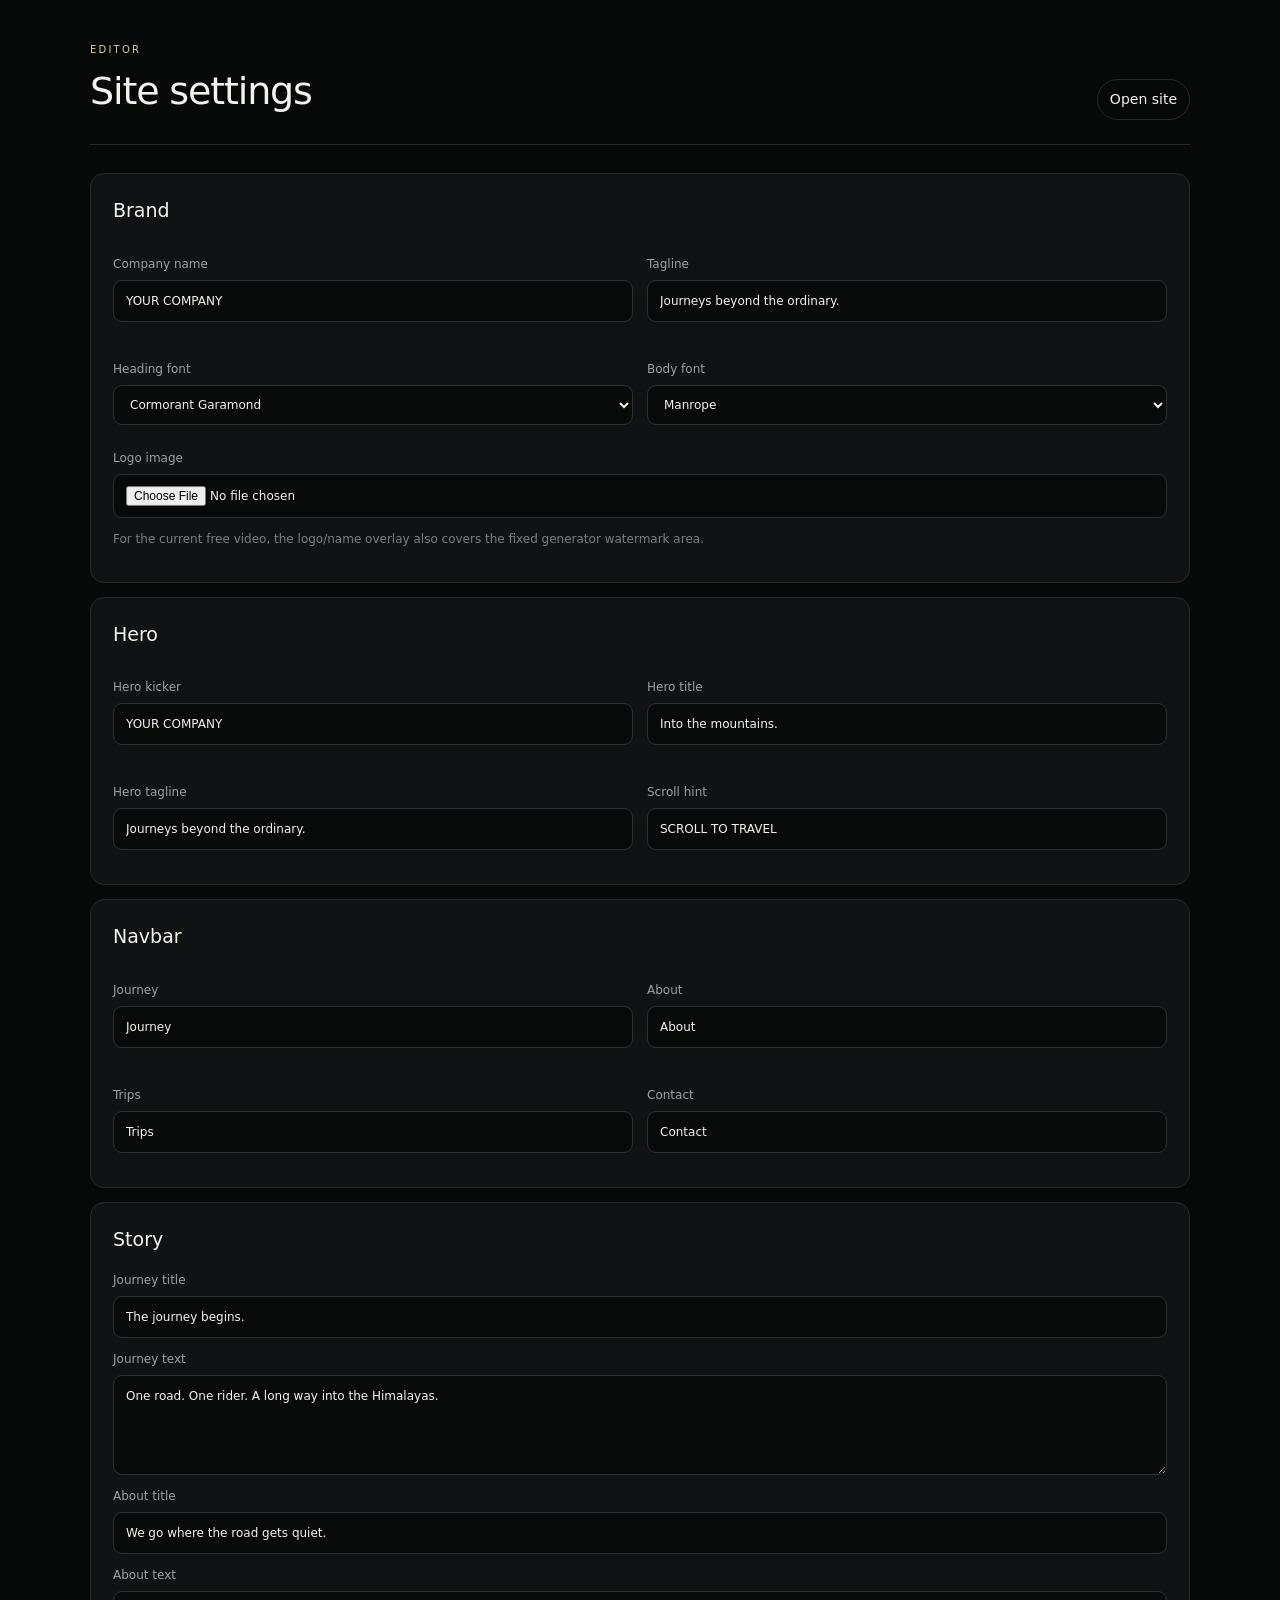
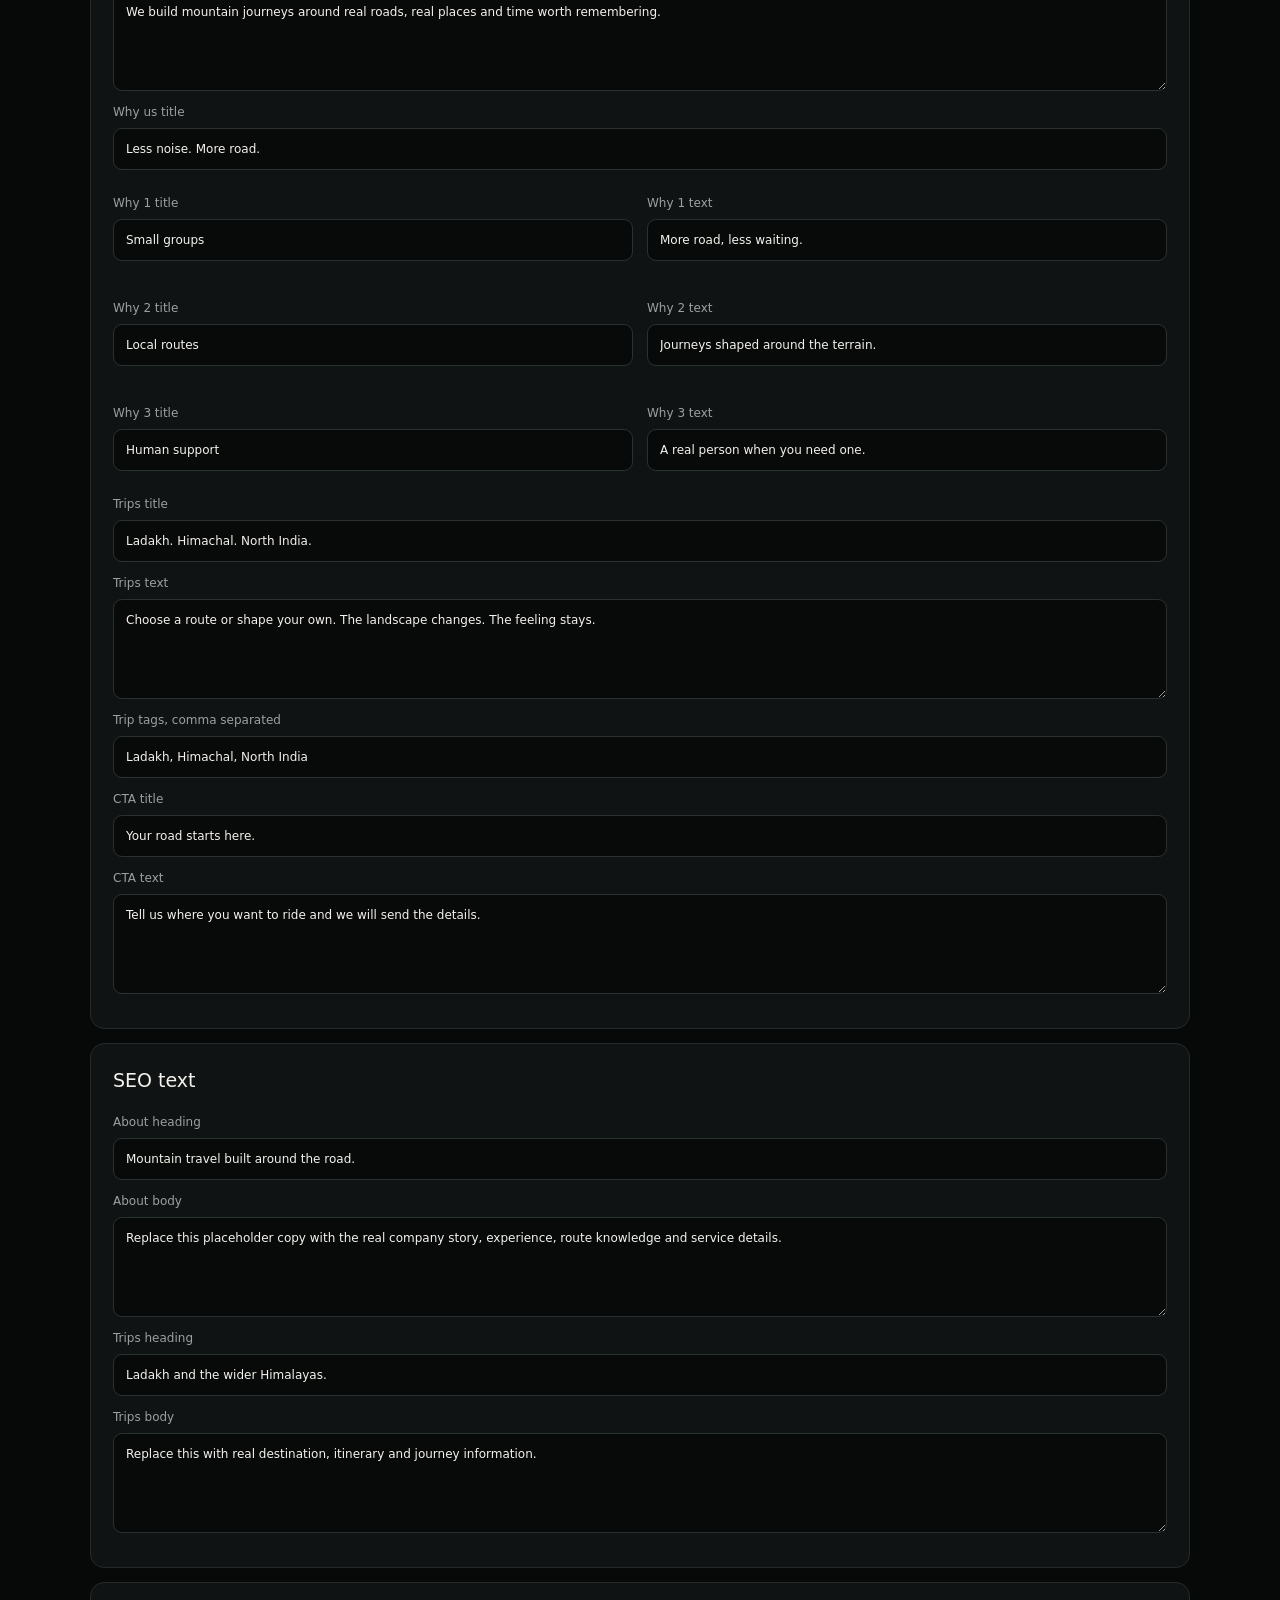
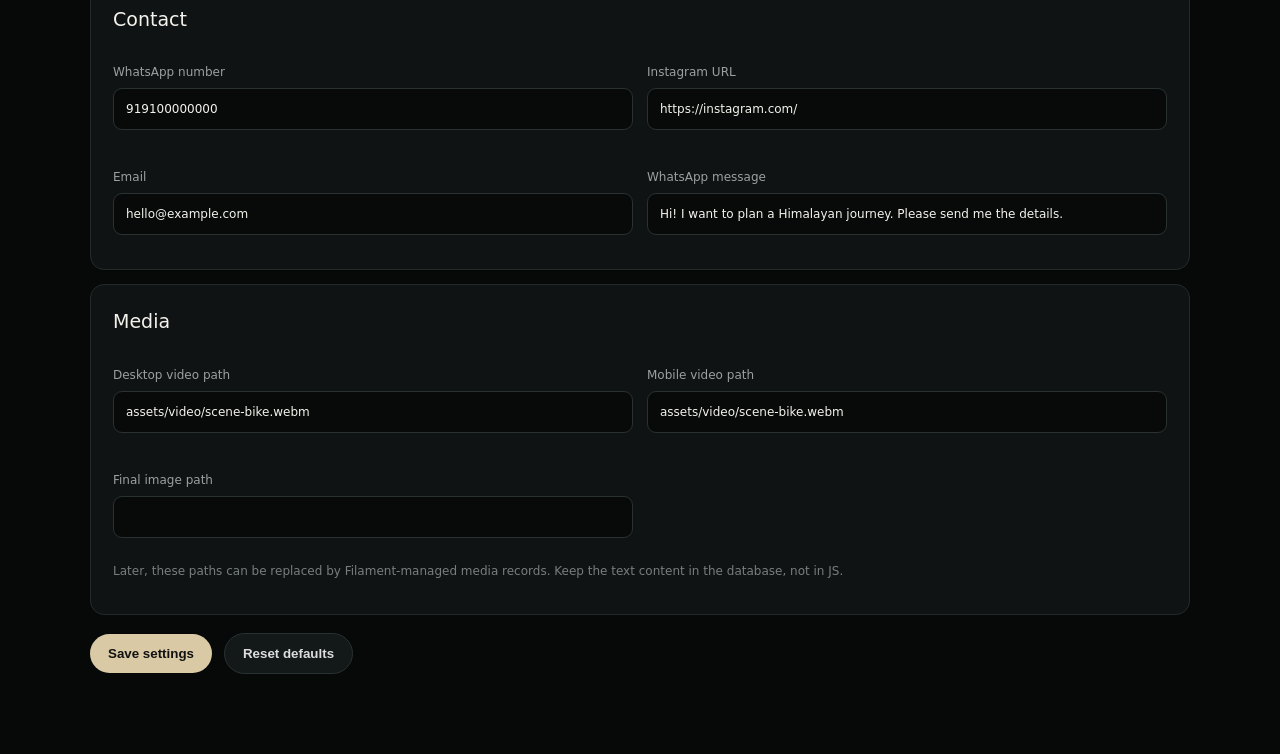
<file: admin.html>
<!doctype html>
<html lang="en">
<head>
  <meta charset="utf-8">
  <meta name="viewport" content="width=device-width,initial-scale=1">
  <title>Site Settings</title>
  <link rel="stylesheet" href="admin.css">
</head>
<body>
  <main class="admin-shell">
    <header class="admin-head">
      <div>
        <p>EDITOR</p>
        <h1>Site settings</h1>
      </div>
      <a href="index.html">Open site</a>
    </header>

    <form id="settingsForm">
      <section class="panel">
        <h2>Brand</h2>
        <div class="grid">
          <label>Company name<input id="brandName" required></label>
          <label>Tagline<input id="brandTagline"></label>
          <label>Heading font<select id="headingFont"><option>Cormorant Garamond</option><option>Playfair Display</option><option>Space Grotesk</option><option>DM Sans</option><option>Manrope</option></select></label>
          <label>Body font<select id="bodyFont"><option>Manrope</option><option>DM Sans</option><option>Space Grotesk</option><option>Playfair Display</option><option>Cormorant Garamond</option></select></label>
        </div>
        <label>Logo image<input id="logoFile" type="file" accept="image/*"></label>
        <p class="hint">For the current free video, the logo/name overlay also covers the fixed generator watermark area.</p>
      </section>

      <section class="panel">
        <h2>Hero</h2>
        <div class="grid">
          <label>Hero kicker<input id="heroKicker"></label>
          <label>Hero title<input id="heroTitle"></label>
          <label>Hero tagline<input id="heroTagline"></label>
          <label>Scroll hint<input id="scrollHint"></label>
        </div>
      </section>

      <section class="panel">
        <h2>Navbar</h2>
        <div class="grid">
          <label>Journey<input id="navJourney"></label>
          <label>About<input id="navAbout"></label>
          <label>Trips<input id="navTrips"></label>
          <label>Contact<input id="navContact"></label>
        </div>
      </section>

      <section class="panel">
        <h2>Story</h2>
        <label>Journey title<input id="journeyTitle"></label>
        <label>Journey text<textarea id="journeyText"></textarea></label>
        <label>About title<input id="aboutTitle"></label>
        <label>About text<textarea id="aboutText"></textarea></label>
        <label>Why us title<input id="whyTitle"></label>
        <div class="grid three">
          <label>Why 1 title<input id="why1Title"></label><label>Why 1 text<input id="why1Text"></label>
          <label>Why 2 title<input id="why2Title"></label><label>Why 2 text<input id="why2Text"></label>
          <label>Why 3 title<input id="why3Title"></label><label>Why 3 text<input id="why3Text"></label>
        </div>
        <label>Trips title<input id="tripsTitle"></label>
        <label>Trips text<textarea id="tripsText"></textarea></label>
        <label>Trip tags, comma separated<input id="tripTags"></label>
        <label>CTA title<input id="ctaTitle"></label>
        <label>CTA text<textarea id="ctaText"></textarea></label>
      </section>

      <section class="panel">
        <h2>SEO text</h2>
        <label>About heading<input id="seoAboutTitle"></label>
        <label>About body<textarea id="seoAboutBody"></textarea></label>
        <label>Trips heading<input id="seoTripsTitle"></label>
        <label>Trips body<textarea id="seoTripsBody"></textarea></label>
      </section>

      <section class="panel">
        <h2>Contact</h2>
        <div class="grid">
          <label>WhatsApp number<input id="waNumber"></label>
          <label>Instagram URL<input id="instagram"></label>
          <label>Email<input id="email" type="email"></label>
          <label>WhatsApp message<input id="waMessage"></label>
        </div>
      </section>

      <section class="panel">
        <h2>Media</h2>
        <div class="grid">
          <label>Desktop video path<input id="desktopVideo"></label>
          <label>Mobile video path<input id="mobileVideo"></label>
          <label>Final image path<input id="finalImage"></label>
        </div>
        <p class="hint">Later, these paths can be replaced by Filament-managed media records. Keep the text content in the database, not in JS.</p>
      </section>

      <div class="actions">
        <button type="submit">Save settings</button>
        <button type="button" class="secondary" id="resetBtn">Reset defaults</button>
        <span id="status"></span>
      </div>
    </form>
  </main>
  <script src="admin.js"></script>
</body>
</html>
</file>
<file: admin.css>
:root{--bg:#070909;--panel:#101314;--text:#f4f2ec;--muted:#9ba19f;--line:#242a2a;--accent:#d9caa5;--font:system-ui,sans-serif}
*{box-sizing:border-box}body{margin:0;background:var(--bg);color:var(--text);font:14px/1.5 var(--font)}a{color:var(--text);text-decoration:none}.admin-shell{width:min(1100px,94vw);margin:0 auto;padding:42px 0 80px}.admin-head{display:flex;justify-content:space-between;align-items:flex-end;gap:20px;border-bottom:1px solid var(--line);padding-bottom:24px;margin-bottom:28px}.admin-head p{margin:0 0 6px;font-size:10px;letter-spacing:.22em;color:var(--accent)}h1,h2{margin:0;font-weight:500}.admin-head h1{font-size:38px;letter-spacing:-.03em}.admin-head a{border:1px solid var(--line);padding:9px 12px;border-radius:999px}.panel{background:var(--panel);border:1px solid var(--line);border-radius:14px;padding:22px;margin:14px 0}.panel h2{font-size:19px;margin-bottom:18px}.grid{display:grid;grid-template-columns:repeat(2,minmax(0,1fr));gap:14px}.grid.three{grid-template-columns:repeat(2,minmax(0,1fr))}label{display:flex;flex-direction:column;gap:7px;color:var(--muted);font-size:12px;margin:12px 0}input,textarea,select{width:100%;padding:11px 12px;border:1px solid #2a3131;border-radius:9px;background:#080a0a;color:var(--text);font:inherit;outline:none}textarea{min-height:100px;resize:vertical}input:focus,textarea:focus,select:focus{border-color:#7b7f7d}.hint{color:#777f7c;font-size:12px}.actions{display:flex;align-items:center;gap:12px;margin-top:18px}.actions button{border:0;border-radius:999px;padding:12px 18px;background:var(--accent);color:#111;font-weight:700;cursor:pointer}.actions .secondary{background:#131818;color:#ddd;border:1px solid #2a3131}.actions span{font-size:12px;color:#94a49d}
@media(max-width:700px){.admin-head{align-items:flex-start;flex-direction:column}.grid,.grid.three{grid-template-columns:1fr}.admin-head h1{font-size:32px}}
</file>
